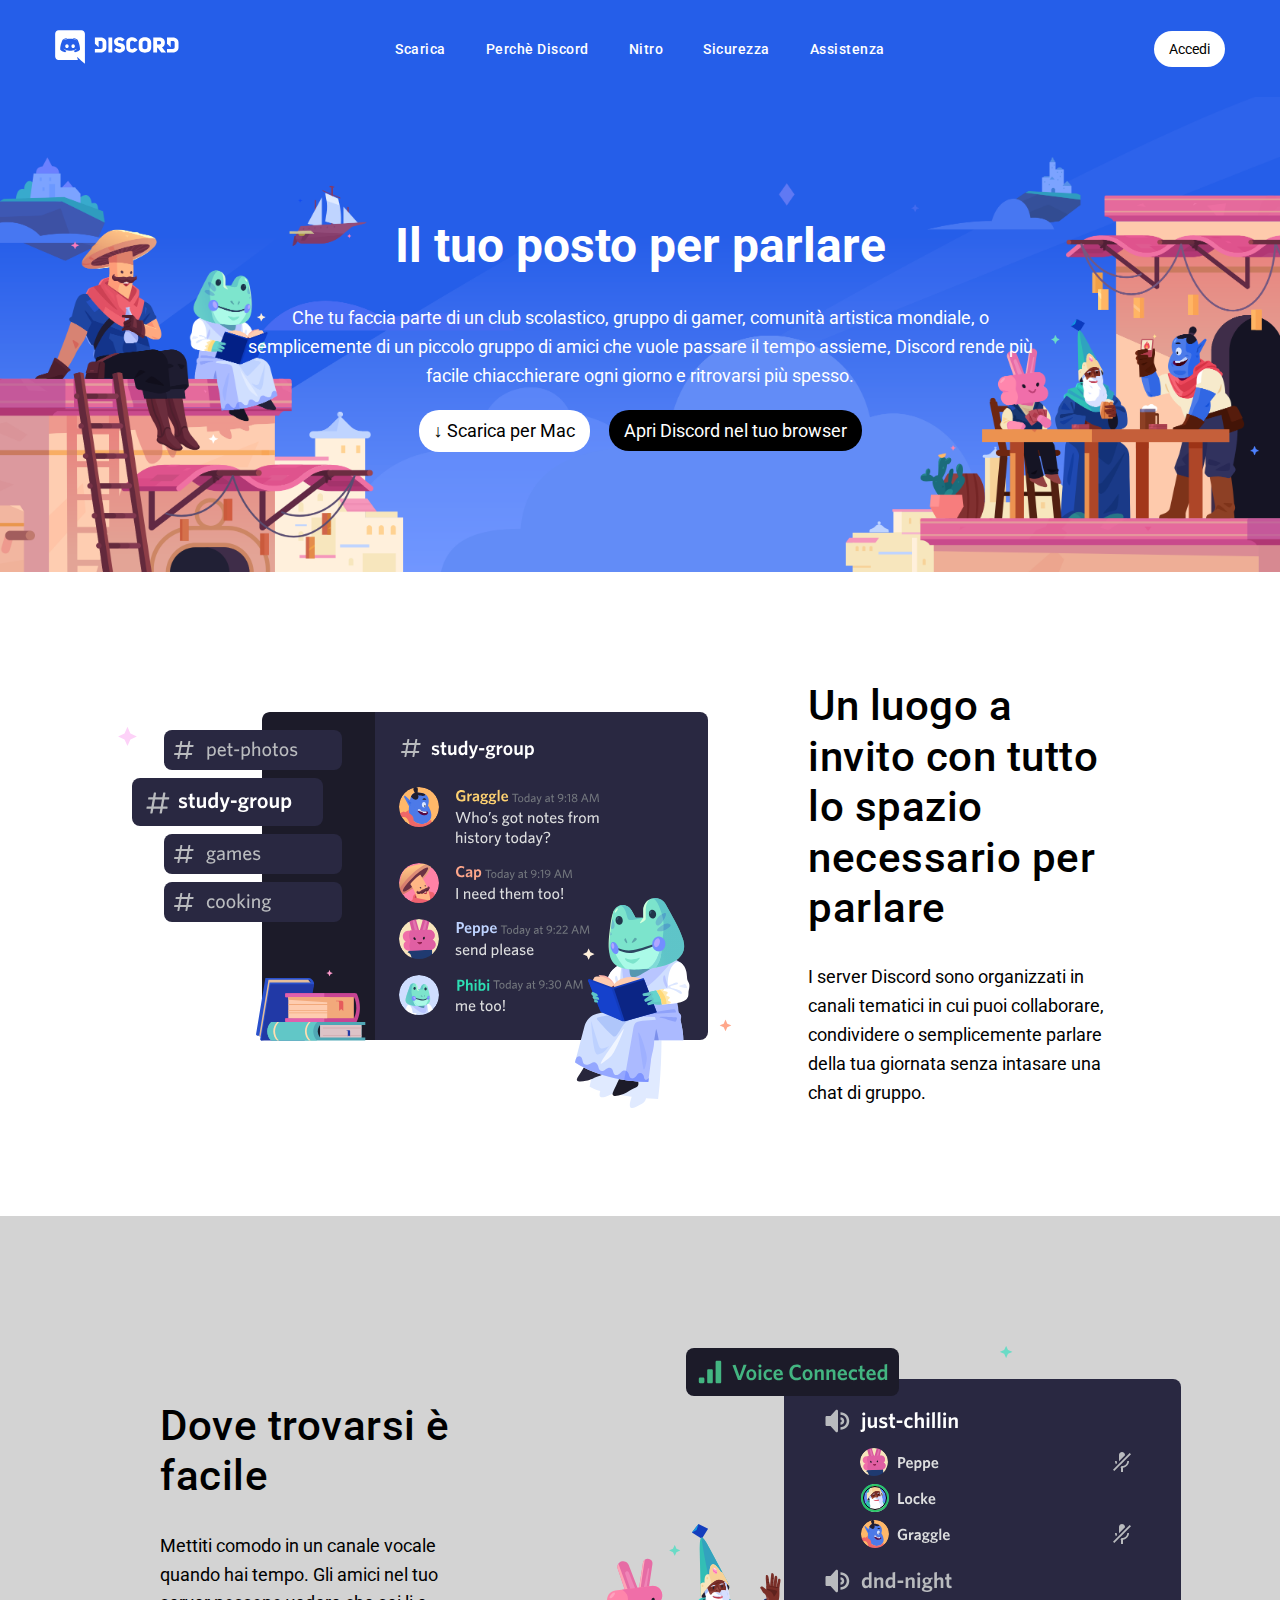
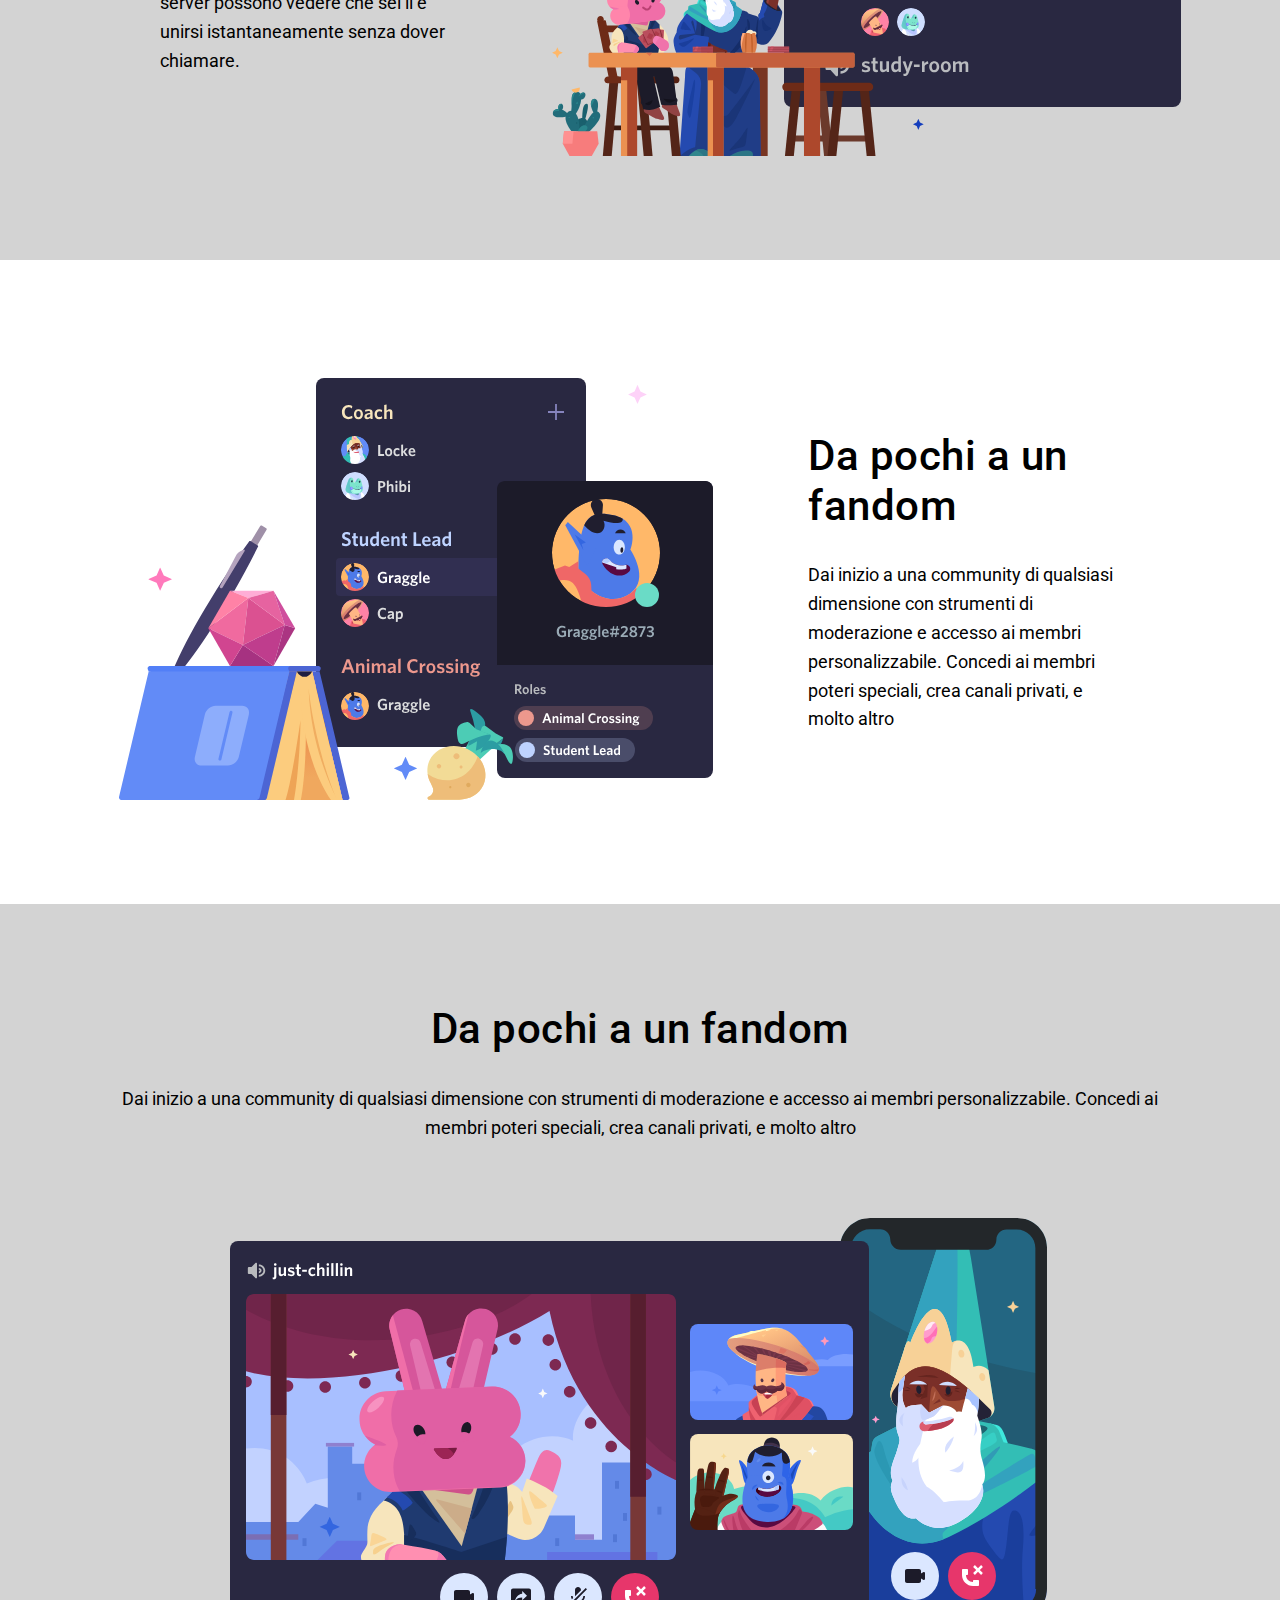
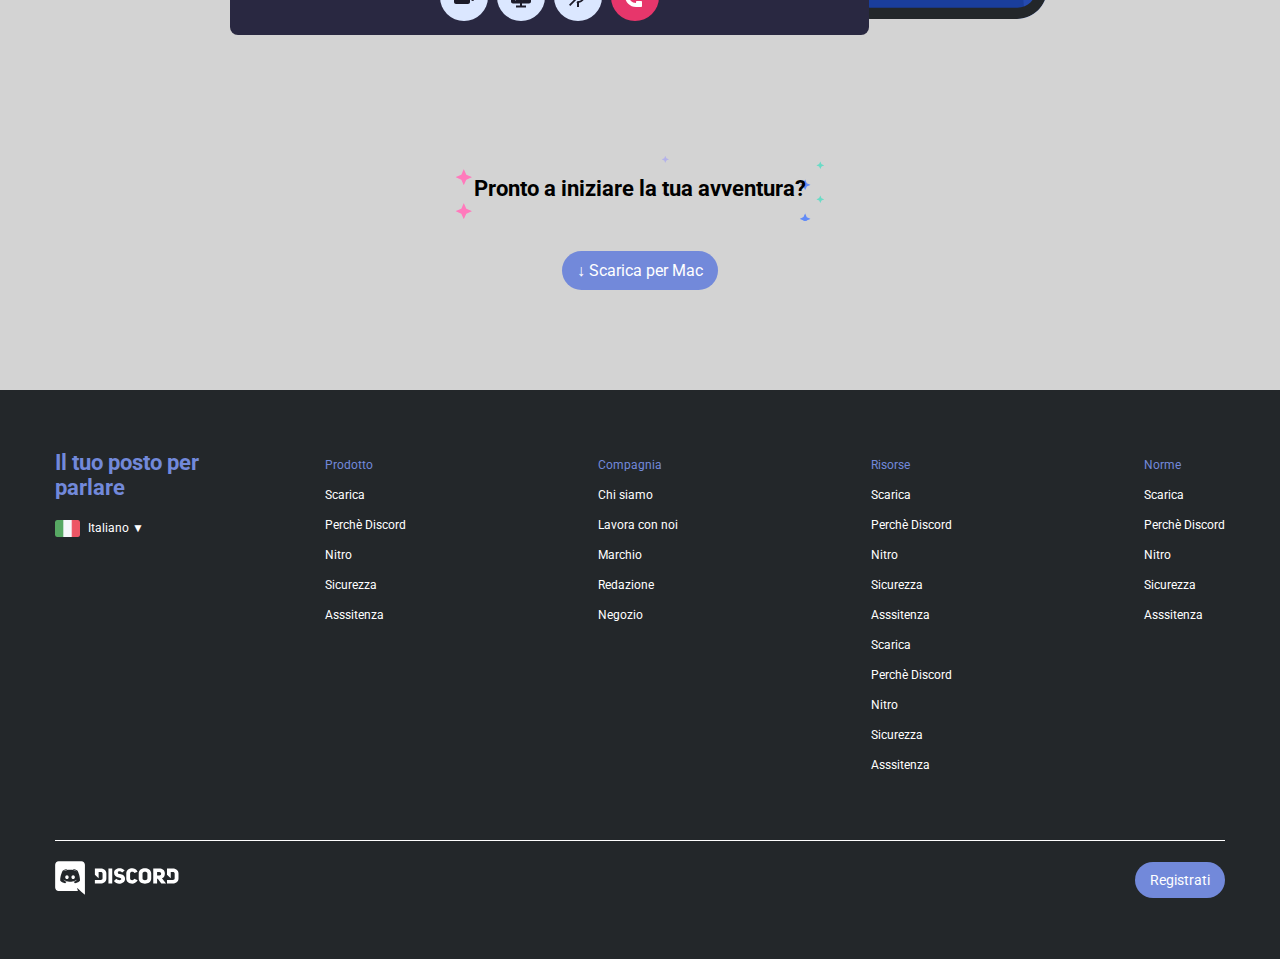
<file: index.html>
<!DOCTYPE html>
<html lang="en">
<head>
  <meta charset="UTF-8">
  <meta http-equiv="X-UA-Compatible" content="IE=edge">
  <meta name="viewport" content="width=device-width, initial-scale=1.0">
  <link rel="stylesheet" href="css/style.css">
  <link href="https://fonts.googleapis.com/css2?family=Roboto:wght@300;400;500;700&display=swap" rel="stylesheet">

  <link rel="stylesheet" href="https://cdnjs.cloudflare.com/ajax/libs/font-awesome/6.2.1/css/all.min.css" integrity="sha512-MV7K8+y+gLIBoVD59lQIYicR65iaqukzvf/nwasF0nqhPay5w/9lJmVM2hMDcnK1OnMGCdVK+iQrJ7lzPJQd1w==" crossorigin="anonymous" referrerpolicy="no-referrer" />
  <title>Discord</title>
</head>

<body class="debug">
  <header>
    <div class="header-top container">
      <div class="logo-col">
        <a href="#"><img src="img/logo.svg" alt="logo"></a>
      </div>
      <nav class="nav-col">
        <ul>
          <li><a href="#">Scarica</a></li>
          <li><a href="#">Perchè Discord</a></li>
          <li><a href="#">Nitro</a></li>
          <li><a href="#">Sicurezza</a></li>
          <li><a href="#">Assistenza</a></li>
        </ul>
      </nav>
      <div class="login-col">
        <a class="btn btn-small btn-white" href="#">Accedi</a>
      </div>
    </div>
    <div class="header-bottom">
      <div class="header-content">
        <h1>Il tuo posto per parlare</h1>
        <p>Che tu faccia parte di un club scolastico, gruppo di gamer, comunità artistica mondiale, o semplicemente di un piccolo gruppo di amici che vuole passare il tempo assieme, Discord rende più facile chiacchierare ogni giorno e ritrovarsi più spesso.</p>
        <a class="btn btn-big btn-white margin-right" href="#">&darr; Scarica per Mac</a>
        <a class="btn btn-big btn-black" href="#">Apri Discord nel tuo browser</a>
      </div>
    </div>
  </header>

  <main>
    <section class="section-a">
      <div class="flex-section container">
        <div class="image-col">
          <img src="img/item1.svg" alt="immagine 1">
        </div>
        <div class="text-col">
          <h2>Un luogo a invito con tutto lo spazio necessario per parlare</h2>
          <P>I server Discord sono organizzati in canali tematici in cui puoi collaborare, condividere o semplicemente parlare della tua giornata senza intasare una chat di gruppo.</P>
        </div>
      </div>
    </section>

    <section class="section-b">
      <div class="flex-section container">
        <div class="image-col">
          <img src="img/item2.svg" alt="immagine 2">
        </div>
        <div class="text-col">
          <h2>Dove trovarsi è facile</h2>
          <P>Mettiti comodo in un canale vocale quando hai tempo. Gli amici nel tuo server possono vedere che sei li e unirsi istantaneamente senza dover chiamare.</P>
        </div>
      </div>
    </section>

    <section class="section-a">
      <div class="flex-section container">
        <div class="image-col">
          <img src="img/item3.svg" alt="immagine 1">
        </div>
        <div class="text-col">
          <h2>Da pochi a un fandom</h2>
          <P>Dai inizio a una community di qualsiasi dimensione con strumenti di moderazione e accesso ai membri personalizzabile.
          Concedi ai membri poteri speciali, crea canali privati, e molto altro </P>
        </div>
      </div>
    </section>

    <section class="section-c">
      <div class="normal-section container">
        <div class="text-module">
          <h2>Da pochi a un fandom</h2>
          <P>Dai inizio a una community di qualsiasi dimensione con strumenti di moderazione e accesso ai membri personalizzabile.
          Concedi ai membri poteri speciali, crea canali privati, e molto altro </P>
        </div>
        <div class="image-module">
          <img src="img/item4-big.svg" alt="immagine 1">
        </div>
        <div>
          <h3>Pronto a iniziare la tua avventura?</h3>
        </div>
        <a class="btn btn btn-blue" href="#">&darr; Scarica per Mac</a>
      </div>
    </section>
  </main>

  <footer>
    <div class="footer-top container">
      <div class="main-col">
        <h3>Il tuo posto per <br/> parlare</h3>
        <div class="ita">
          <img src="img/ita.png" alt="bandiera italiana">
          <span>Italiano &#9660;</span>
        </div>
        <div class="social-icons">
          <i class="fa-brands fa-twitter"></i>
          <i class="fa-brands fa-instagram"></i>
          <i class="fa-brands fa-square-facebook"></i>
          <i class="fa-brands fa-youtube"></i>
        </div>
      </div>
      <div class="menu-col">
        <div class="column">
          <ul>Prodotto
            <li><a href="#">Scarica</a></li>
            <li><a href="#">Perchè Discord</a></li>
            <li><a href="#">Nitro</a></li>
            <li><a href="#">Sicurezza</a></li>
            <li><a href="#">Asssitenza</a></li>
          </ul>
        </div>
        <div class="column">
          <ul>Compagnia
            <li><a href="#">Chi siamo</a></li>
            <li><a href="#">Lavora con noi</a></li>
            <li><a href="#">Marchio</a></li>
            <li><a href="#">Redazione</a></li>
            <li><a href="#">Negozio</a></li>
          </ul>
        </div>
        <div class="column">
          <ul>Risorse
            <li><a href="#">Scarica</a></li>
            <li><a href="#">Perchè Discord</a></li>
            <li><a href="#">Nitro</a></li>
            <li><a href="#">Sicurezza</a></li>
            <li><a href="#">Asssitenza</a></li>
            <li><a href="#">Scarica</a></li>
            <li><a href="#">Perchè Discord</a></li>
            <li><a href="#">Nitro</a></li>
            <li><a href="#">Sicurezza</a></li>
            <li><a href="#">Asssitenza</a></li>
          </ul>
        </div>
        <div class="column">
          <ul>Norme
            <li><a href="#">Scarica</a></li>
            <li><a href="#">Perchè Discord</a></li>
            <li><a href="#">Nitro</a></li>
            <li><a href="#">Sicurezza</a></li>
            <li><a href="#">Asssitenza</a></li>
          </ul>
        </div>
      </div>
    </div>

    <div class="footer-bottom container">
      <div class="logo">
        <a href="#"><img src="img/logo.svg" alt="logo"></a>
      </div>
      <a class="btn btn-small btn-blue" href="#">Registrati</a>     
    </div>
  </footer>
  
</body>
</html>
</file>
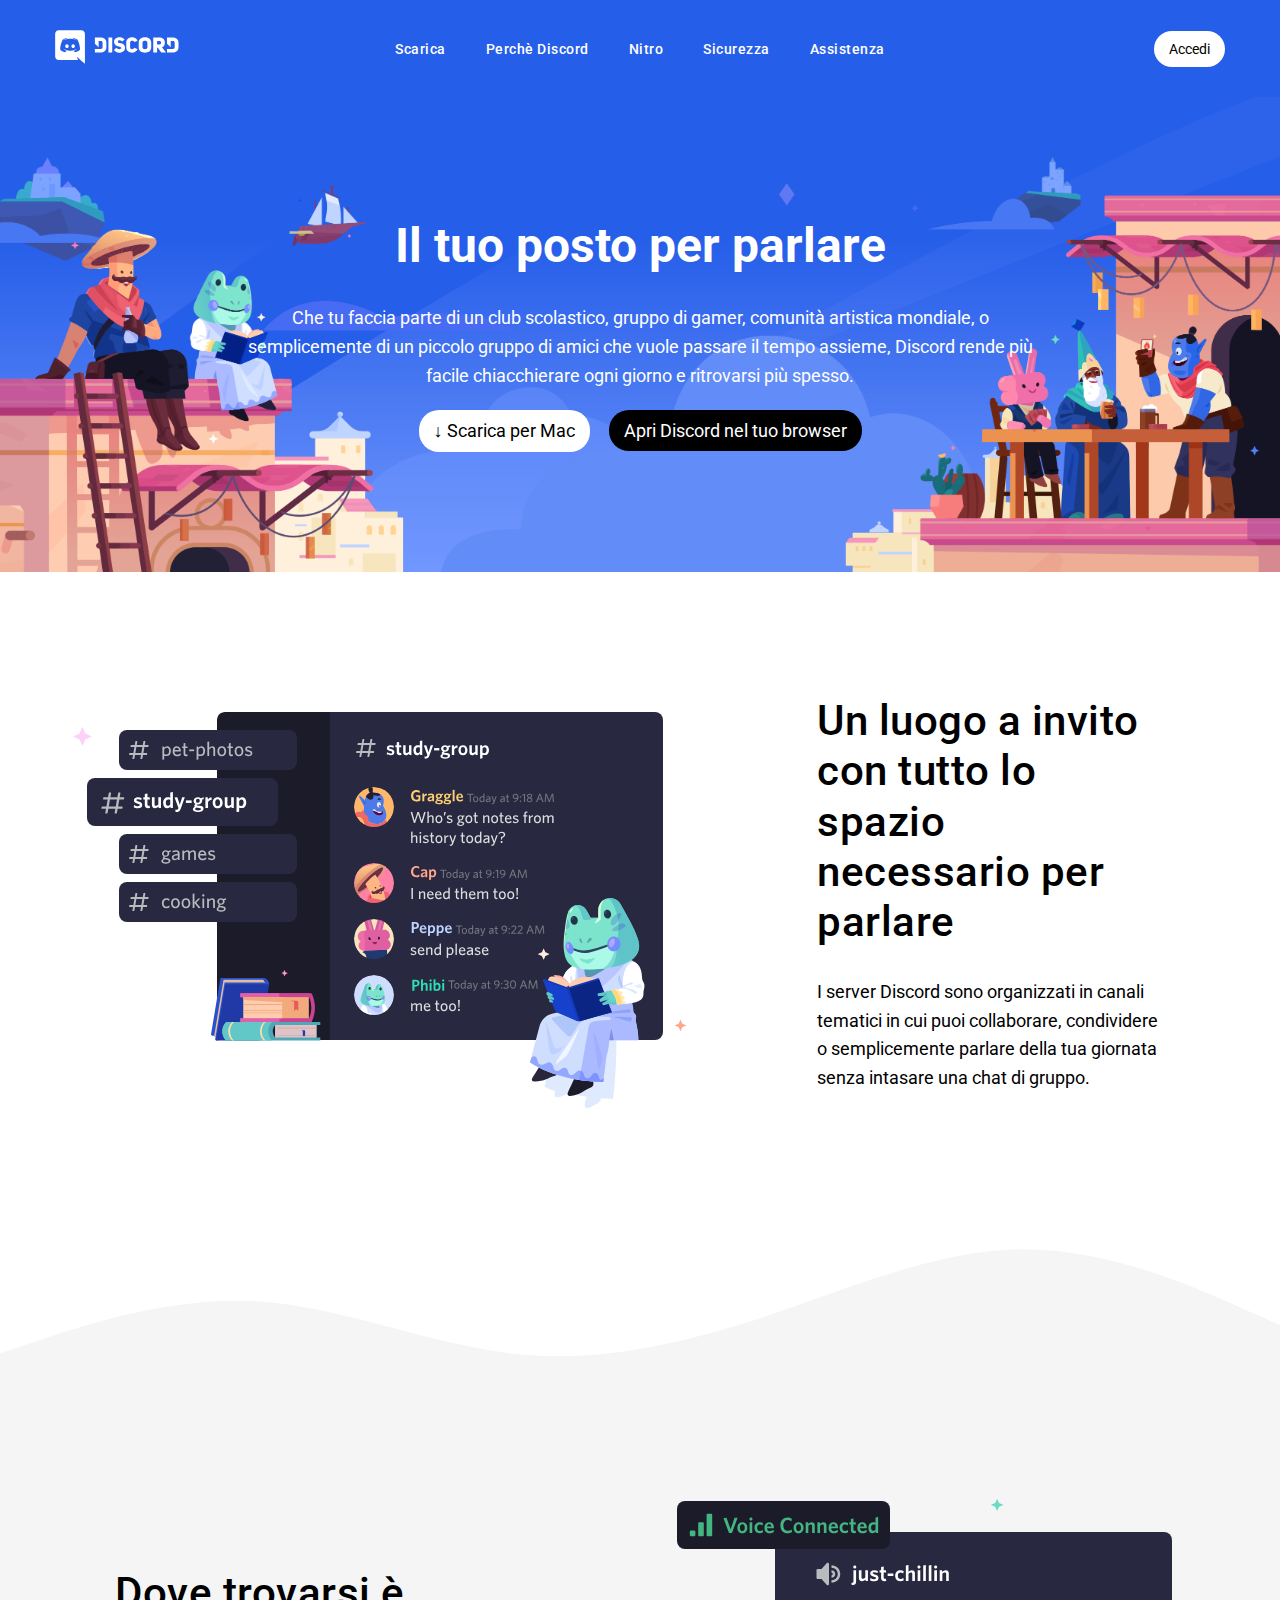
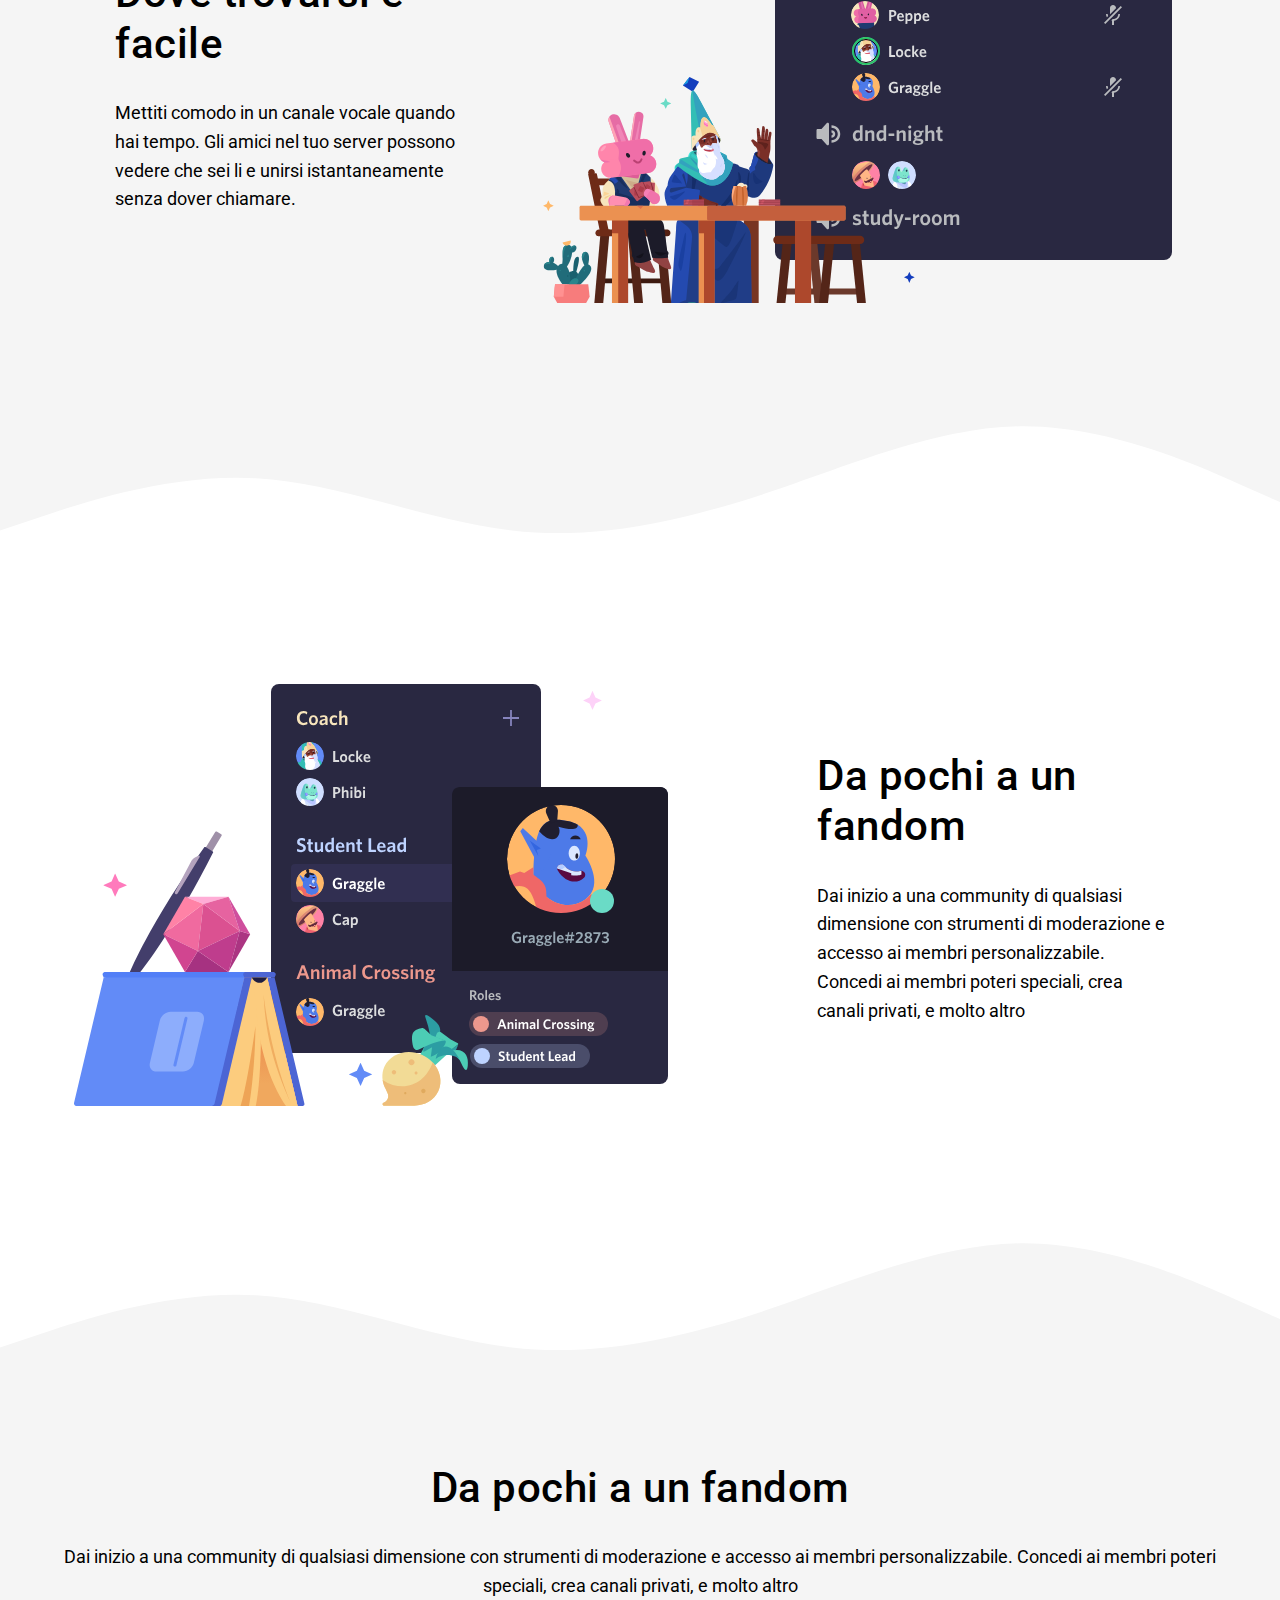
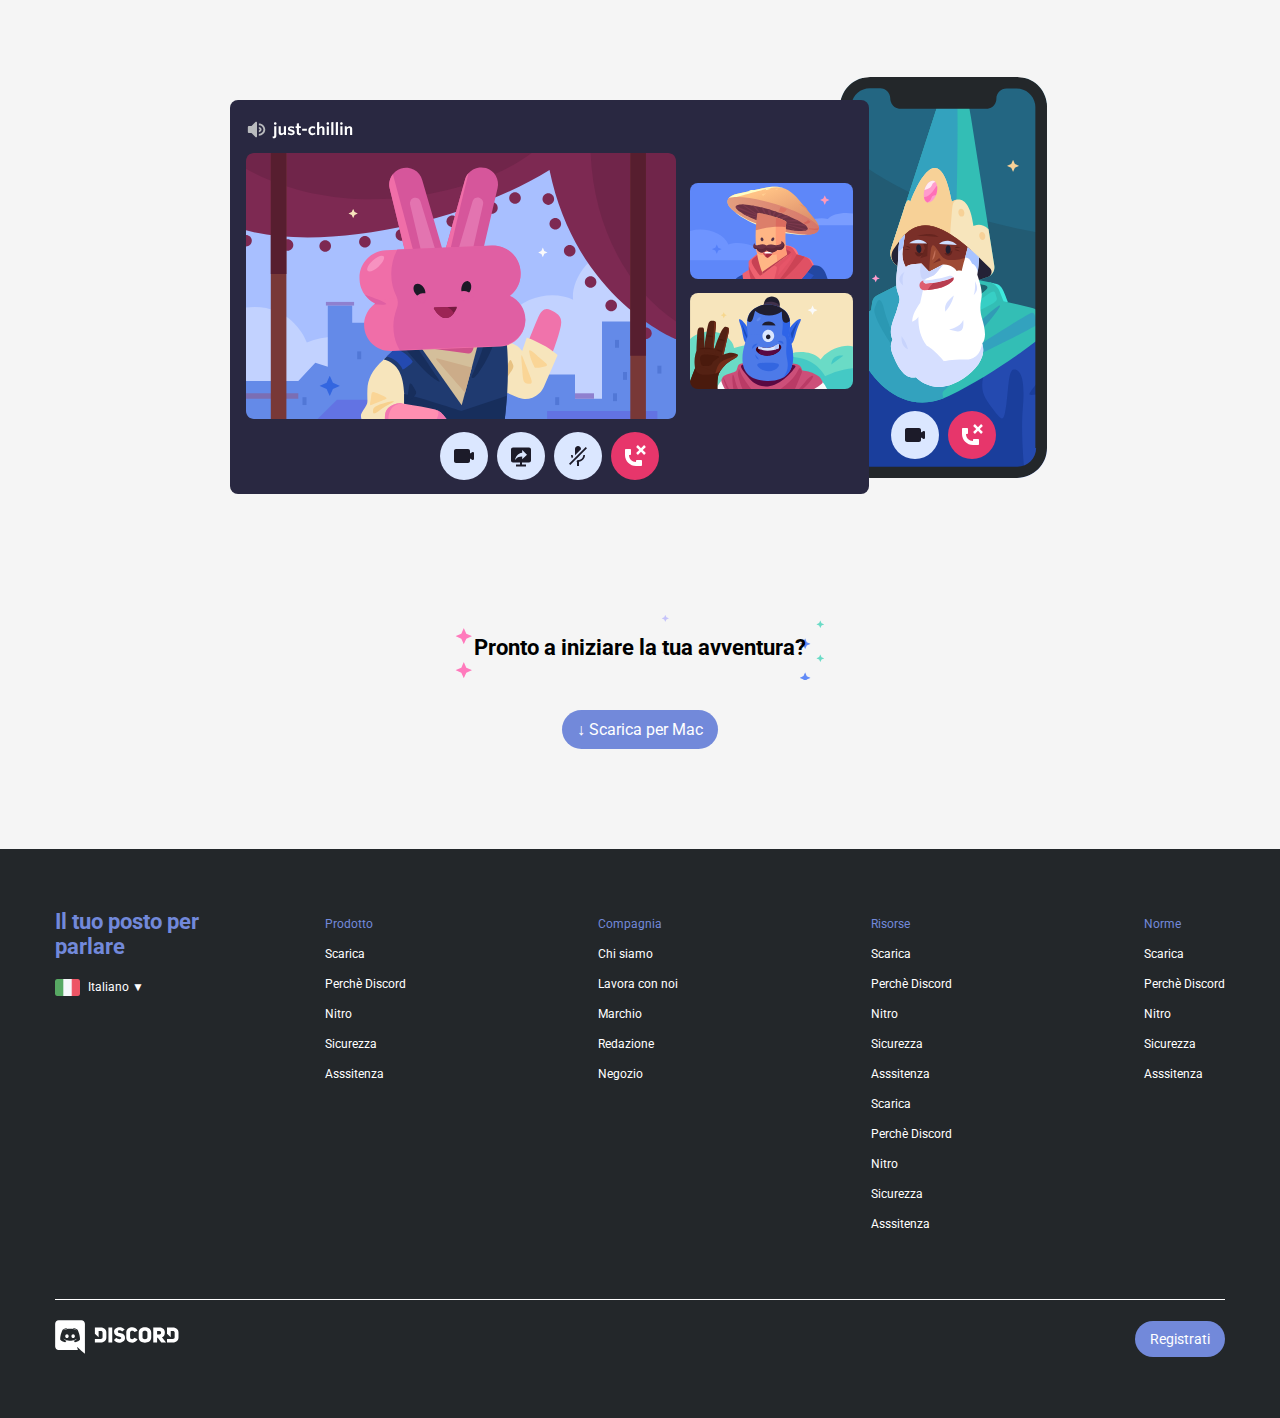
<file: Bonus/index.html>
<!DOCTYPE html>
<html lang="en">
<head>
  <meta charset="UTF-8">
  <meta http-equiv="X-UA-Compatible" content="IE=edge">
  <meta name="viewport" content="width=device-width, initial-scale=1.0">
  <link rel="stylesheet" href="css/style.css">
  <link href="https://fonts.googleapis.com/css2?family=Roboto:wght@300;400;500;700&display=swap" rel="stylesheet">

  <link rel="stylesheet" href="https://cdnjs.cloudflare.com/ajax/libs/font-awesome/6.2.1/css/all.min.css" integrity="sha512-MV7K8+y+gLIBoVD59lQIYicR65iaqukzvf/nwasF0nqhPay5w/9lJmVM2hMDcnK1OnMGCdVK+iQrJ7lzPJQd1w==" crossorigin="anonymous" referrerpolicy="no-referrer" />
  <title>Discord</title>
</head>

<body class="debug">
  <header>
    <div class="header-top container">
      <div class="logo-col">
        <a href="#"><img src="img/logo.svg" alt="logo"></a>
      </div>
      <nav class="nav-col">
        <ul>
          <li><a href="#">Scarica</a></li>
          <li><a href="#">Perchè Discord</a></li>
          <li><a href="#">Nitro</a></li>
          <li><a href="#">Sicurezza</a></li>
          <li><a href="#">Assistenza</a></li>
        </ul>
      </nav>
      <div class="login-col">
        <a class="btn btn-small btn-white" href="#">Accedi</a>
      </div>
    </div>
    <div class="header-bottom">
      <div class="header-content">
        <h1>Il tuo posto per parlare</h1>
        <p>Che tu faccia parte di un club scolastico, gruppo di gamer, comunità artistica mondiale, o semplicemente di un piccolo gruppo di amici che vuole passare il tempo assieme, Discord rende più facile chiacchierare ogni giorno e ritrovarsi più spesso.</p>
        <a class="btn btn-big btn-white margin-right" href="#">&darr; Scarica per Mac</a>
        <a class="btn btn-big btn-black" href="#">Apri Discord nel tuo browser</a>
      </div>
    </div>
  </header>

  <main>
    <section class="section-a">
      <div class="flex-section container">
        <div class="image-col">
          <img src="img/item1.svg" alt="immagine 1">
        </div>
        <div class="text-col">
          <h2>Un luogo a invito con tutto lo spazio necessario per parlare</h2>
          <P>I server Discord sono organizzati in canali tematici in cui puoi collaborare, condividere o semplicemente parlare della tua giornata senza intasare una chat di gruppo.</P>
        </div>
      </div>
    </section>

    <svg class="wave" xmlns="http://www.w3.org/2000/svg" viewBox="0 0 1440 280">
      <path fill="#F5F5F5" fill-opacity="1" d="M0,256L48,240C96,224,192,192,288,197.3C384,203,480,245,576,256C672,267,768,245,864,213.3C960,181,1056,139,1152,138.7C1248,139,1344,181,1392,202.7L1440,224L1440,320L1392,320C1344,320,1248,320,1152,320C1056,320,960,320,864,320C768,320,672,320,576,320C480,320,384,320,288,320C192,320,96,320,48,320L0,320Z"></path>
    </svg>

    <section class="section-b">
      <div class="flex-section container">
        <div class="image-col">
          <img src="img/item2.svg" alt="immagine 2">
        </div>
        <div class="text-col">
          <h2>Dove trovarsi è facile</h2>
          <P>Mettiti comodo in un canale vocale quando hai tempo. Gli amici nel tuo server possono vedere che sei li e unirsi istantaneamente senza dover chiamare.</P>
        </div>
      </div>
    </section>

    <svg class="wave-grey" xmlns="http://www.w3.org/2000/svg" viewBox="0 0 1440 280">
      <path fill="#fff" fill-opacity="1" d="M0,256L48,240C96,224,192,192,288,197.3C384,203,480,245,576,256C672,267,768,245,864,213.3C960,181,1056,139,1152,138.7C1248,139,1344,181,1392,202.7L1440,224L1440,320L1392,320C1344,320,1248,320,1152,320C1056,320,960,320,864,320C768,320,672,320,576,320C480,320,384,320,288,320C192,320,96,320,48,320L0,320Z"></path>
    </svg>

    <section class="section-a">
      <div class="flex-section container">
        <div class="image-col">
          <img src="img/item3.svg" alt="immagine 1">
        </div>
        <div class="text-col">
          <h2>Da pochi a un fandom</h2>
          <P>Dai inizio a una community di qualsiasi dimensione con strumenti di moderazione e accesso ai membri personalizzabile.
          Concedi ai membri poteri speciali, crea canali privati, e molto altro </P>
        </div>
      </div>
    </section>

    <svg class="wave" xmlns="http://www.w3.org/2000/svg" viewBox="0 0 1440 280">
      <path fill="#F5F5F5" fill-opacity="1" d="M0,256L48,240C96,224,192,192,288,197.3C384,203,480,245,576,256C672,267,768,245,864,213.3C960,181,1056,139,1152,138.7C1248,139,1344,181,1392,202.7L1440,224L1440,320L1392,320C1344,320,1248,320,1152,320C1056,320,960,320,864,320C768,320,672,320,576,320C480,320,384,320,288,320C192,320,96,320,48,320L0,320Z"></path>
    </svg>

    <section class="section-c">
      <div class="normal-section container">
        <div class="text-module">
          <h2>Da pochi a un fandom</h2>
          <P>Dai inizio a una community di qualsiasi dimensione con strumenti di moderazione e accesso ai membri personalizzabile.
          Concedi ai membri poteri speciali, crea canali privati, e molto altro </P>
        </div>
        <div class="image-module">
          <img src="img/item4-big.svg" alt="immagine 1">
        </div>
        <div>
          <h3>Pronto a iniziare la tua avventura?</h3>
        </div>
        <a class="btn btn btn-blue" href="#">&darr; Scarica per Mac</a>
      </div>
    </section>
  </main>

  <footer>
    <div class="footer-top container">
      <div class="main-col">
        <h3>Il tuo posto per <br/> parlare</h3>
        <div class="ita">
          <img src="img/ita.png" alt="bandiera italiana">
          <span>Italiano &#9660;</span>
        </div>
        <div class="social-icons">
          <i class="fa-brands fa-twitter"></i>
          <i class="fa-brands fa-instagram"></i>
          <i class="fa-brands fa-square-facebook"></i>
          <i class="fa-brands fa-youtube"></i>
        </div>
      </div>
      <div class="menu-col">
        <div class="column">
          <ul>Prodotto
            <li><a href="#">Scarica</a></li>
            <li><a href="#">Perchè Discord</a></li>
            <li><a href="#">Nitro</a></li>
            <li><a href="#">Sicurezza</a></li>
            <li><a href="#">Asssitenza</a></li>
          </ul>
        </div>
        <div class="column">
          <ul>Compagnia
            <li><a href="#">Chi siamo</a></li>
            <li><a href="#">Lavora con noi</a></li>
            <li><a href="#">Marchio</a></li>
            <li><a href="#">Redazione</a></li>
            <li><a href="#">Negozio</a></li>
          </ul>
        </div>
        <div class="column">
          <ul>Risorse
            <li><a href="#">Scarica</a></li>
            <li><a href="#">Perchè Discord</a></li>
            <li><a href="#">Nitro</a></li>
            <li><a href="#">Sicurezza</a></li>
            <li><a href="#">Asssitenza</a></li>
            <li><a href="#">Scarica</a></li>
            <li><a href="#">Perchè Discord</a></li>
            <li><a href="#">Nitro</a></li>
            <li><a href="#">Sicurezza</a></li>
            <li><a href="#">Asssitenza</a></li>
          </ul>
        </div>
        <div class="column">
          <ul>Norme
            <li><a href="#">Scarica</a></li>
            <li><a href="#">Perchè Discord</a></li>
            <li><a href="#">Nitro</a></li>
            <li><a href="#">Sicurezza</a></li>
            <li><a href="#">Asssitenza</a></li>
          </ul>
        </div>
      </div>
    </div>

    <div class="footer-bottom container">
      <div class="logo">
        <a href="#"><img src="img/logo.svg" alt="logo"></a>
      </div>
      <a class="btn btn-small btn-blue" href="#">Registrati</a>     
    </div>
  </footer>
  
</body>
</html>
</file>
<file: css/style.css>
*{
  padding: 0;
  margin: 0;
  box-sizing: border-box;
}

/* debug */



/* regole css */

/* header */

body{
  font-size: 16px;
  font-family: 'Roboto', sans-serif;
}

.container{
  max-width: 1170px;
  margin: 0 auto;
}

header{
  background-color: #255EE9;
  color:#fff;
}

.header-top{
  font-size: 14px;
  display: flex;
  align-items: center;
  padding: 30px 0;
}

.logo-col,
.login-col{
  width: 20%;
}

.nav-col{
  width: 60%;
}

.nav-col ul{
  display: flex;
  justify-content: center;
  list-style: none;
  font-weight: 500;
  letter-spacing: 0.5px;
}

.nav-col li{
  padding: 0 20px;
}

.nav-col a{
  color: #fff;
  text-decoration: none;
}

.login-col{
  text-align: right;
  color: #000;
}

.btn{
  text-decoration: none;
  padding: 10px 15px;
  display: inline-block;
  border-radius: 20px;
}

.btn-small{
  font-size: 14px;
}

.btn-big{
  font-size: 18px;
}

.btn-white{
  background-color: #fff;
  color: #000;
}

.btn-white:visited{
  color: #000;
}

.btn-black{
  background-color: #000;
  color:#fff;
}

.btn-black:visited{
  color:#fff;
}

.btn-blue{
  background-color: #7289DA;
  color: #fff;
}

.btn-blue:visited{
  color:#fff;
}

.header-bottom{
  background-image: url("../img/jumbo.png");
  background-size: cover;
  background-position: center;
}

.header-content{
  padding: 120px 0;
  max-width: 800px;
  margin: 0 auto;
  text-align: center;
}

.header-content h1{
  font-size: 48px;
  margin-bottom: 30px;
}

.header-content p{
  font-size: 18px;
  line-height: 1.6;
  margin-bottom: 20px;
}

.margin-right{
  margin-right: 15px;
}


/* main */

main section{
  padding: 100px;
}

.flex-section{
  display: flex;
  align-items: center;
}

.image-col{
  width: 60%;
}

.text-col{
  width: 40%;
  padding: 0 60px;
}

.text-col h2,
.text-module h2{
  font-size: 42px;
  letter-spacing: 0.5px;
  line-height: 1.2;
  font-weight: 500;
  margin-bottom: 30px;
}

.text-col p,
.text-module p{
  font-size: 18px;
  line-height: 1.6;
}

.section-b .flex-section{
  flex-direction: row-reverse;
}

.section-a{
  background-color: #fff;
}

.section-b,
.section-c{
  background-color: lightgray;
}

.normal-section{
  text-align: center;
}

.text-module{
  width: 100%;
  margin-bottom: 20px;
}

.image-module{
  width: 100%;
  margin-bottom: 60px;
}

.normal-section h3{
  font-size: 22px;
  margin-bottom: 30px;
  background-image: url("../img/stars.svg");
  background-position: top;
  background-size: contain;
  display: inline-block;
  padding: 20px;
}


/* footer */


footer{
  background-color: #23272A;
}

.footer-top{
  padding: 60px 0;
  border-bottom: 1px solid white;
  font-size: 12px;
}

.footer-top,
.footer-bottom{
  display: flex;
  color: #fff;
}

.main-col{
  width: 30%;
}

.main-col h3{
  font-size: 22px;
  margin-bottom: 20px;
  color:#7289DA;
}

.ita{
  margin-bottom: 20px;
}

.ita img{
  width: 30px;
  vertical-align: middle;
  padding-right: 5px;
}

.ita span{
  line-height: 12px;
  vertical-align: middle;
}

.social-icons i{
  font-size: 20px;
  display: inline-block;
  margin-right: 20px;
}

.menu-col{
  display: flex;
  justify-content: space-between;
  width: 100%;
}

.column ul{
  color:#7289DA;
  list-style: none;
  line-height: 2.5;
}

.column a{
  color:#fff;
  text-decoration: none;
}

.column a:visited{
  color: #fff;
}

.footer-bottom{
  justify-content: space-between;
  align-items: center;
  padding: 20px 0 60px 0;
}
</file>
<file: Bonus/css/style.css>
*{
  padding: 0;
  margin: 0;
  box-sizing: border-box;
}

/* debug */



/* regole css */

/* header */

body{
  font-size: 16px;
  font-family: 'Roboto', sans-serif;
}

.container{
  max-width: 1170px;
  margin: 0 auto;
}

header{
  background-color: #255EE9;
  color:#fff;
}

.header-top{
  font-size: 14px;
  display: flex;
  align-items: center;
  padding: 30px 0;
}

.logo-col,
.login-col{
  width: 20%;
}

.nav-col{
  width: 60%;
}

.nav-col ul{
  display: flex;
  justify-content: center;
  list-style: none;
  font-weight: 500;
  letter-spacing: 0.5px;
}

.nav-col li{
  padding: 0 20px;
}

.nav-col a{
  color: #fff;
  text-decoration: none;
}

.login-col{
  text-align: right;
  color: #000;
}

.btn{
  text-decoration: none;
  padding: 10px 15px;
  display: inline-block;
  border-radius: 20px;
}

.btn:hover{
  box-shadow: 0 8px 15px rgb(0 0 0/20%);
}

.btn-small{
  font-size: 14px;
}

.btn-big{
  font-size: 18px;
}

.btn-white{
  background-color: #fff;
  color: #000;
}

.btn-white:visited{
  color: #000;
}

.btn-white:hover{
  color:#7289DA;
}

.btn-black{
  background-color: #000;
  color:#fff;
}

.btn-black:visited{
  color:#fff;
}

.btn-black:hover{
  background-color: #23272A;
}

.btn-blue{
  background-color: #7289DA;
  color: #fff;
}

.btn-blue:visited{
  color:#fff;
}

.btn-blue:hover{
  background-color: #9aaef5;
}

.header-bottom{
  background-image: url("../img/jumbo.png");
  background-size: cover;
  background-position: center;
}

.header-content{
  padding: 120px 0;
  max-width: 800px;
  margin: 0 auto;
  text-align: center;
}

.header-content h1{
  font-size: 48px;
  margin-bottom: 30px;
}

.header-content p{
  font-size: 18px;
  line-height: 1.6;
  margin-bottom: 20px;
}

.margin-right{
  margin-right: 15px;
}


/* main */

main section{
  padding-top: 100px;
}

main section:last-child{
  padding-bottom: 100px;
}

.flex-section{
  display: flex;
  align-items: center;
}

.image-col{
  width: 60%;
}

.text-col{
  width: 40%;
  padding: 0 60px;
}

.text-col h2,
.text-module h2{
  font-size: 42px;
  letter-spacing: 0.5px;
  line-height: 1.2;
  font-weight: 500;
  margin-bottom: 30px;
}

.text-col p,
.text-module p{
  font-size: 18px;
  line-height: 1.6;
}

.section-b .flex-section{
  flex-direction: row-reverse;
}

.section-a{
  background-color: #fff;
}

.section-b,
.section-c{
  background-color: #F5F5F5;
}

.normal-section{
  text-align: center;
}

.text-module{
  width: 100%;
  margin-bottom: 20px;
}

.image-module{
  width: 100%;
  margin-bottom: 60px;
}

.normal-section h3{
  font-size: 22px;
  margin-bottom: 30px;
  background-image: url("../img/stars.svg");
  background-position: top;
  background-size: contain;
  display: inline-block;
  padding: 20px;
}


/* footer */


footer{
  background-color: #23272A;
}

.footer-top{
  padding: 60px 0;
  border-bottom: 1px solid white;
  font-size: 12px;
}

.footer-top,
.footer-bottom{
  display: flex;
  color: #fff;
}

.main-col{
  width: 30%;
}

.main-col h3{
  font-size: 22px;
  margin-bottom: 20px;
  color:#7289DA;
}

.ita{
  margin-bottom: 20px;
}

.ita img{
  width: 30px;
  vertical-align: middle;
  padding-right: 5px;
}

.ita span{
  line-height: 12px;
  vertical-align: middle;
}

.social-icons i{
  font-size: 20px;
  display: inline-block;
  margin-right: 20px;
}

.menu-col{
  display: flex;
  justify-content: space-between;
  width: 100%;
}

.column ul{
  color:#7289DA;
  list-style: none;
  line-height: 2.5;
}

.column a{
  color:#fff;
  text-decoration: none;
}

.column a:visited{
  color: #fff;
}

.footer-bottom{
  justify-content: space-between;
  align-items: center;
  padding: 20px 0 60px 0;
}


/* wave */


.wave{
  position: relative;
  top: 10px;
}

.wave-grey{
  position: relative;
  top: -10px;
  background-color: #F5F5F5;
}
</file>
